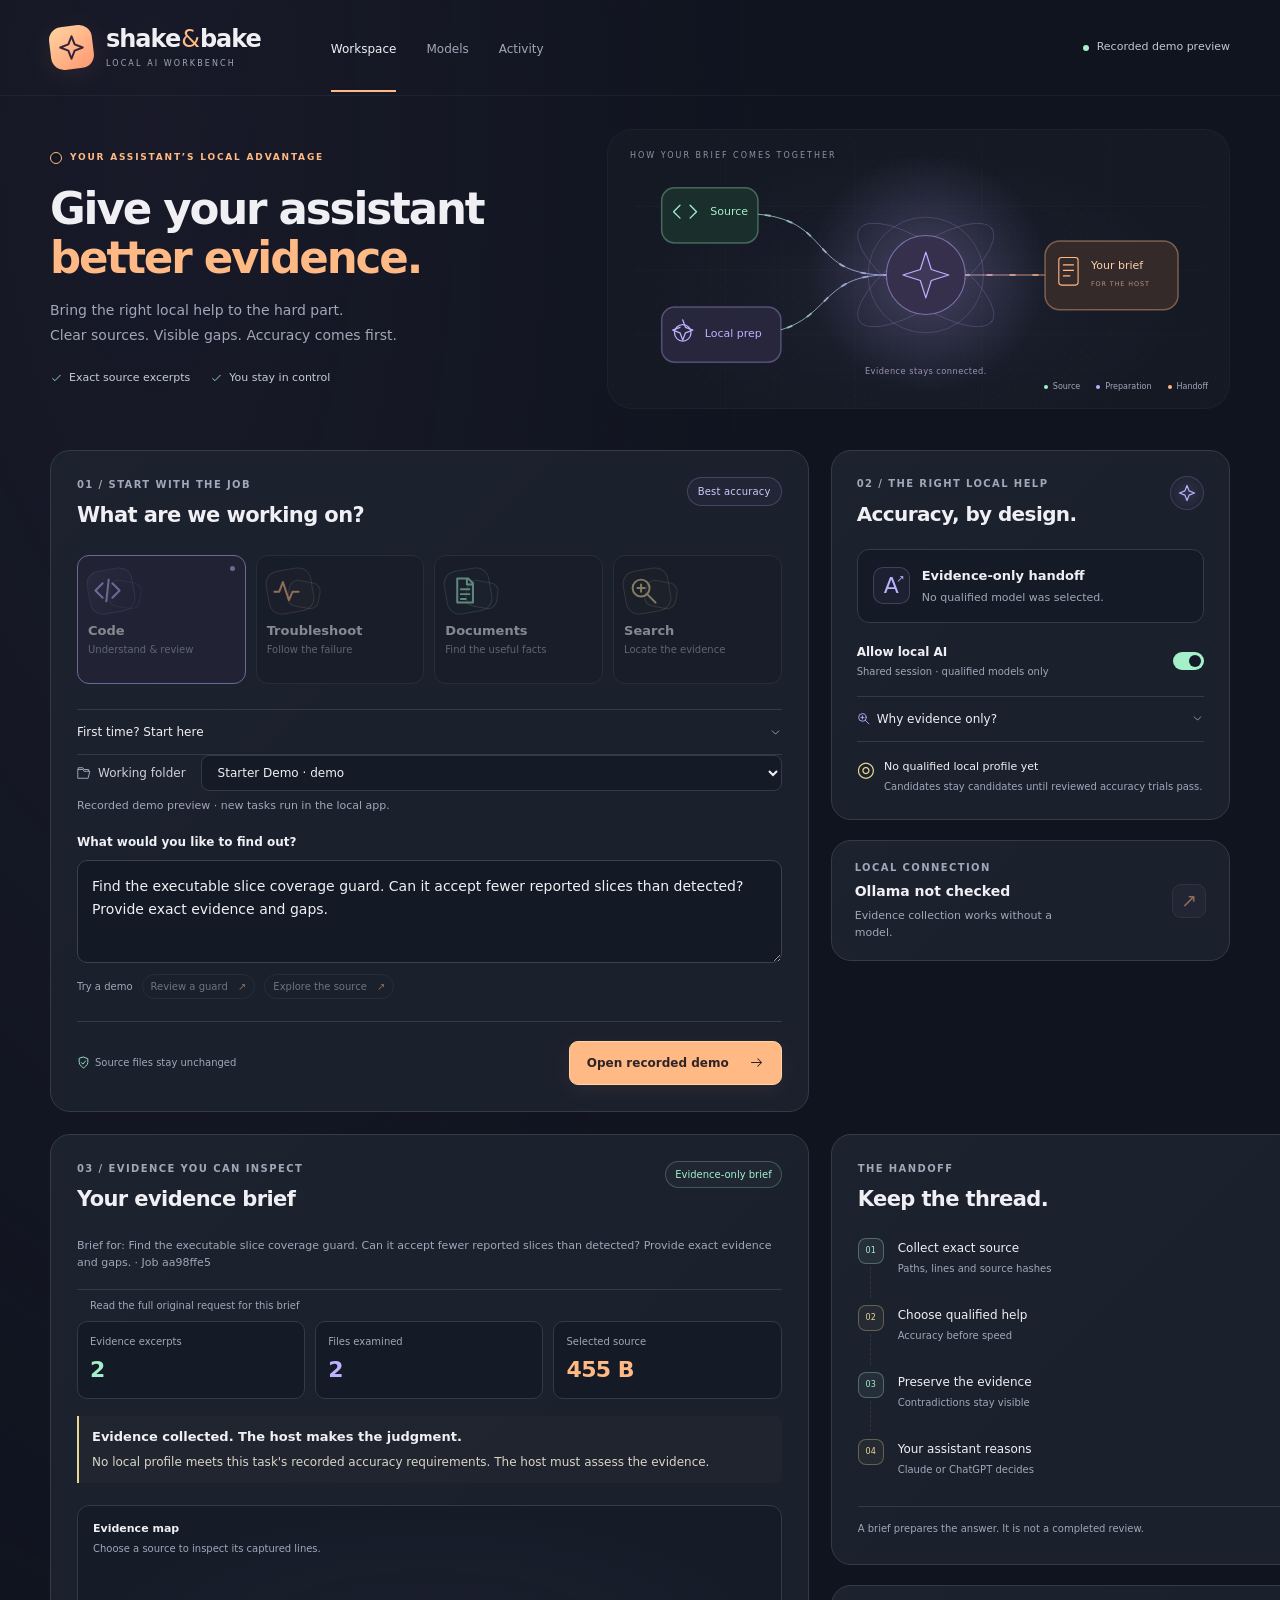
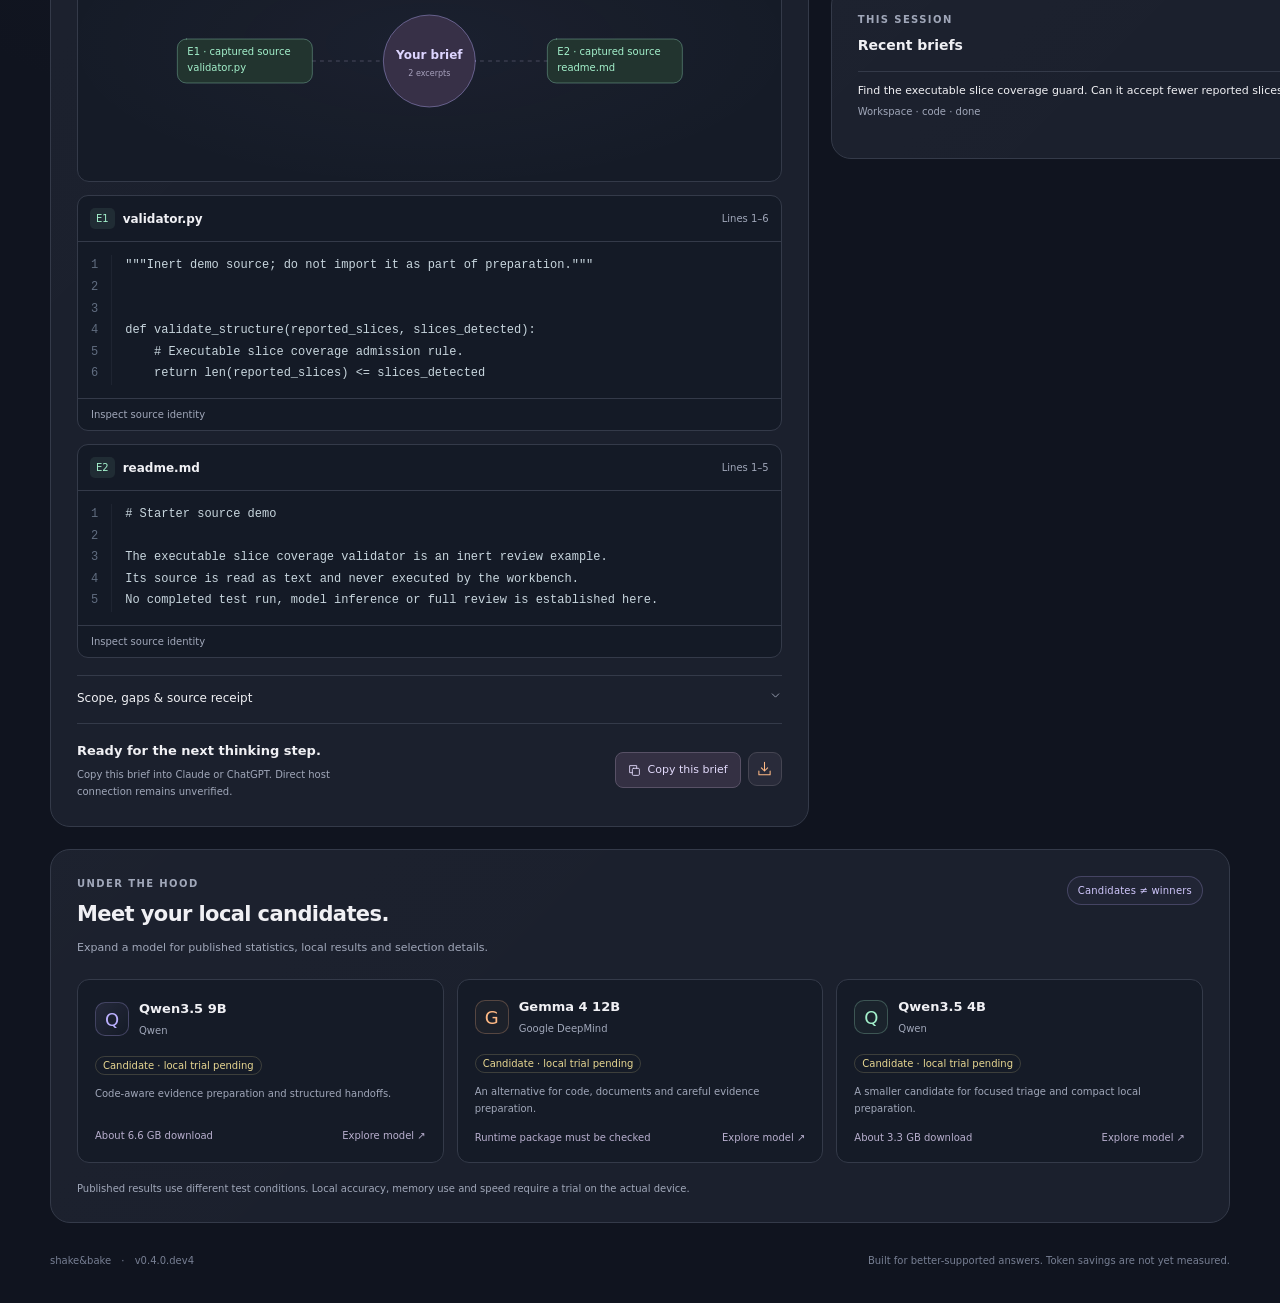
<file: examples/visual-workbench-preview.html>
<!doctype html>
<html lang="en">
<head><meta charset="utf-8"><meta name="viewport" content="width=device-width,initial-scale=1"><meta name="theme-color" content="#10141f"><title>Shake &amp; Bake — Local AI Workbench</title><style>:root{color-scheme:dark;--bg:#10141f;--panel:#1b202d;--panel-2:#212736;--line:#343a49;--text:#f0f0f4;--muted:#a0a7b9;--mint:#a3f0cb;--purple:#bcb1ff;--peach:#ffb985;--yellow:#e8d792;--radius:20px}*{box-sizing:border-box}html{scroll-behavior:smooth;scroll-padding-top:30px}body{margin:0;background:radial-gradient(ellipse at 12% 5%,#29243b55,transparent 40%),var(--bg);font-family:Inter,ui-sans-serif,system-ui,-apple-system,BlinkMacSystemFont,"Segoe UI",sans-serif;color:var(--text);font-size:14px;line-height:1.5}button,input,select,textarea{font:inherit}button,a,input,select,textarea,summary{outline-offset:5px}button:focus-visible,a:focus-visible,input:focus-visible,select:focus-visible,textarea:focus-visible,summary:focus-visible{outline:2px solid var(--mint)}button{cursor:pointer}button:disabled{cursor:wait;opacity:.5}button,a{touch-action:manipulation}svg{width:20px;height:20px;fill:none;stroke:currentColor;stroke-width:1.65;stroke-linecap:round;stroke-linejoin:round}.icon-library{position:absolute;width:0;height:0;overflow:hidden}.topbar{height:96px;max-width:1400px;margin:auto;padding:0 50px;display:flex;align-items:center;border-bottom:1px solid #ffffff0c;gap:70px}.brand{display:flex;align-items:center;gap:13px;color:var(--text);text-decoration:none;font-weight:750;font-size:24px;letter-spacing:-1px;line-height:1.1}.brand small{display:block;letter-spacing:2.1px;font-weight:500;font-size:8px;margin-top:7px;color:var(--muted)}.brand-and{font-weight:400;color:var(--peach);margin:0 1px}.brand-mark{width:43px;height:43px;background:linear-gradient(145deg,#ffd3a2,#ff986f);display:grid;place-items:center;border-radius:13px;transform:rotate(-7deg);box-shadow:0 5px 30px #ffb98518}.brand-mark svg{color:#37233d;width:27px;height:27px;transform:rotate(7deg);stroke-width:1.8}nav{display:flex;align-items:center;gap:30px}nav a{font-size:12px;color:var(--muted);text-decoration:none;padding:36px 0 32px;border-bottom:2px solid transparent}nav a.active{color:var(--text);border-color:var(--peach)}.top-status{margin-left:auto;display:flex;align-items:center;gap:8px;font-size:11px;color:#c0c8cd}.dot{width:6px;height:6px;border-radius:50%;display:inline-block}.mint{background:var(--mint)}.purple-bg{background:var(--purple)}.peach{background:var(--peach)}main{max-width:1400px;padding:0 50px;margin:auto}.hero{display:grid;grid-template-columns:1fr 1.16fr;align-items:center;gap:20px;min-height:354px;padding:30px 0 38px}.eyebrow{font-size:9px;font-weight:650;letter-spacing:1.9px;color:var(--muted);display:block}.hero .eyebrow{color:var(--peach);display:flex;align-items:center;gap:8px;font-size:9px;letter-spacing:1.8px}.small-orbit{width:12px;height:12px;border:1px solid var(--peach);border-radius:50%;box-shadow:inset 0 0 0 3px var(--bg)}h1{font-size:clamp(34px,3.4vw,49px);line-height:1.13;letter-spacing:-2.1px;font-weight:620;margin:20px 0 15px}h1 span{color:var(--peach)}.hero-copy>p{font-size:13px;line-height:1.8;color:var(--muted);margin:0}.hero-tags{display:flex;gap:20px;margin-top:22px}.hero-tags span{display:flex;align-items:center;gap:6px;font-size:10px;color:#c6ccd7}.hero-tags svg{width:13px;height:13px;color:var(--mint)}.hero-visual{height:280px;position:relative;overflow:hidden;border:1px solid #bcb1ff0c;border-radius:25px;background:radial-gradient(ellipse at 50% 60%,#7770ac17,transparent 60%),#151924;isolation:isolate}.visual-grain{position:absolute;inset:0;background-image:radial-gradient(#a0a7b926 .65px,transparent .65px);background-size:9px 9px;opacity:.5}.diagram-label{position:absolute;top:20px;left:22px;font-size:8px;letter-spacing:2px;color:#8e91a7}.flow-art{position:absolute;inset:12px 8px 0;width:calc(100% - 16px);height:calc(100% - 12px);overflow:visible;stroke:none}.fine-grid{fill:none;stroke:#a0a7b908;stroke-width:1}.flow-path{stroke:url(#flow-gradient);fill:none;stroke-width:1;opacity:.8}.moving-flow{stroke-dasharray:5 20;stroke-width:2;animation:flow 15s linear infinite}.input-node rect{fill:#1a2e2b;stroke:#a3f0cb55}.input-node path,.input-node circle{stroke:var(--mint);fill:none;stroke-width:1.4}.input-node text{fill:var(--mint);font-size:12px}.input-node.purple rect{fill:#28263c;stroke:#bcb1ff55}.input-node.purple text{fill:var(--purple)}.input-node.purple path,.input-node.purple circle{stroke:var(--purple)}.core-orbits{fill:none;stroke:#bcb1ff40;stroke-width:.8;transform-origin:318px 145px;animation:orbit 70s linear infinite}.core{fill:#36304d;stroke:#bcb1ff80;stroke-width:1.2}.core-symbol{stroke:var(--purple);fill:#bcb1ff10;stroke-width:1.3}.output-node>rect:first-child{fill:#342a2a;stroke:#ffb98565}.output-node rect:not(:first-child),.output-node path{stroke:var(--peach);fill:none;stroke-width:1.2}.output-node text{fill:#ffcfac;font-size:12px}.output-node .node-small{fill:#b39380;font-size:7px;letter-spacing:1px}.center-caption{fill:#9993b0;font-size:9px;letter-spacing:.5px}.visual-key{position:absolute;bottom:15px;right:21px;display:flex;gap:16px}.visual-key span{font-size:8px;color:var(--muted);display:flex;align-items:center;gap:5px}.visual-key i{width:4px;height:4px;border-radius:100%}.workspace-grid{display:grid;grid-template-columns:minmax(0,1.9fr) minmax(285px,1fr);gap:22px;align-items:start}.panel{background:linear-gradient(135deg,#ffffff02,transparent 50%),var(--panel);border:1px solid var(--line);border-radius:var(--radius);padding:26px}.panel-heading{display:flex;align-items:flex-start;justify-content:space-between;gap:12px;margin-bottom:23px}.panel h2{font-weight:580;letter-spacing:-.6px;font-size:21px;margin:8px 0 0}.panel h3{font-size:14px;font-weight:600;margin:0}.panel-heading>div>p{color:var(--muted);font-size:11px;margin:9px 0 0}.quiet-badge{font-size:9px;letter-spacing:.2px;border:1px solid #bcb1ff3a;color:#d0c7fc;background:#bcb1ff0a;border-radius:30px;padding:6px 10px;white-space:nowrap}.task-grid{display:grid;grid-template-columns:repeat(4,1fr);gap:10px;margin-bottom:25px}.task-card{background:#161b27;color:var(--text);border:1px solid #343a49;border-radius:12px;padding:13px 10px 12px;text-align:left;position:relative;overflow:hidden;transition:transform .2s,border-color .2s,background .2s}.task-card:hover{transform:translateY(-3px)}.task-card.selected{border-color:var(--purple);background:#29243c}.task-card.selected:after{content:"";position:absolute;top:10px;right:10px;width:5px;height:5px;background:var(--purple);border-radius:50%}.task-card strong{display:block;font-size:11px;font-weight:600;margin-top:8px}.task-card>span:last-child{display:block;font-size:8px;color:var(--muted);margin-top:3px;white-space:nowrap}.task-art{height:44px;display:block;position:relative}.task-art>svg{height:29px;width:29px;position:absolute;left:5px;top:7px;z-index:1;color:var(--purple)}.task-art i{position:absolute;left:0;top:0;width:46px;height:44px;border:1px solid #bcb1ff30;border-radius:13px;background:linear-gradient(130deg,#bcb1ff19,transparent);transform:rotate(-10deg)}.task-art b{position:absolute;width:32px;height:27px;border:1px solid #bcb1ff24;left:21px;top:12px;border-radius:9px;transform:rotate(10deg)}.troubleshoot .task-art svg{color:var(--peach)}.troubleshoot .task-art i,.troubleshoot .task-art b{border-color:#ffb98540;background:#ffb98506}.documents .task-art svg{color:var(--mint)}.documents .task-art i,.documents .task-art b{border-color:#a3f0cb40;background:#a3f0cb06}.search .task-art svg{color:var(--yellow)}.search .task-art i,.search .task-art b{border-color:#e8d79240;background:#e8d79206}.task-card.troubleshoot.selected{border-color:var(--peach);background:#352a2c}.task-card.troubleshoot.selected:after{background:var(--peach)}.task-card.documents.selected{border-color:var(--mint);background:#1e302c}.task-card.documents.selected:after{background:var(--mint)}.task-card.search.selected{border-color:var(--yellow);background:#302e25}.task-card.search.selected:after{background:var(--yellow)}.field-row{display:flex;align-items:center;gap:15px}.field-row label{font-size:10px;color:#ccd0da;display:flex;gap:7px;align-items:center;white-space:nowrap}.field-row svg{width:14px;height:14px;color:var(--muted)}select{color:var(--text);border:1px solid var(--line);border-radius:8px;background:#151b26;padding:9px 30px 9px 12px;font-size:11px;width:100%}.field-note{font-size:9px;color:var(--muted);margin:7px 0 18px;min-height:14px}.request-label{display:block;font-size:10px;font-weight:550;margin-bottom:9px}textarea{display:block;resize:vertical;min-height:103px;max-height:350px;width:100%;border:1px solid #3c4152;border-radius:10px;padding:14px;background:#131925;color:var(--text);font-size:12px;line-height:1.7}textarea::placeholder{color:#80889b}.example-row{display:flex;flex-wrap:wrap;gap:9px;align-items:center;margin:11px 0 22px;font-size:8px;color:var(--muted)}.example-row button{background:transparent;border:1px solid var(--line);border-radius:20px;color:#c2c7d4;padding:4px 8px;font-size:8px}.example-row button span{color:var(--peach);margin-left:7px}.form-footer{display:flex;align-items:center;justify-content:space-between;gap:15px;border-top:1px solid var(--line);padding-top:19px}.source-promise{display:flex;align-items:center;gap:5px;font-size:9px;color:var(--muted)}.source-promise svg{width:13px;height:13px;color:var(--mint)}.primary{display:flex;align-items:center;justify-content:center;gap:20px;background:var(--peach);color:#2e2427;font-size:11px;font-weight:700;padding:12px 17px;border:1px solid #ffd4a8;border-radius:9px;box-shadow:0 5px 22px #ffb98512;white-space:nowrap}.primary:hover{background:#ffca9f}.primary svg{height:15px;width:15px}.right-stack{display:grid;gap:20px}.model-panel{padding:25px}.model-panel .panel-heading{margin-bottom:20px}.model-panel h2{font-size:20px}.quality-orb{height:34px;width:34px;display:grid;place-items:center;flex-shrink:0;border-radius:50%;background:radial-gradient(#bcb1ff20,transparent);border:1px solid #bcb1ff30;color:var(--purple)}.quality-orb svg{height:18px;width:18px}.auto-choice{display:flex;align-items:center;gap:12px;padding:15px;background:#141a26;border:1px solid #353b4d;border-radius:12px}.auto-logo{font-weight:500;font-size:22px;color:var(--purple);width:37px;height:37px;display:grid;place-items:center;border:1px solid #bcb1ff3a;background:#bcb1ff0c;border-radius:10px;position:relative}.auto-logo span{position:absolute;font-size:10px;right:4px;top:3px}.auto-choice strong{font-size:11px}.auto-choice p{font-size:9px;margin:4px 0 0;color:var(--muted)}.mode-toggle{display:flex;justify-content:space-between;align-items:center;margin:20px 0 17px}.mode-toggle strong{font-size:10px;display:block}.mode-toggle small{display:block;color:var(--muted);font-size:8px;margin-top:3px}.switch{position:relative;display:block;width:31px;height:18px;cursor:pointer}.switch input{opacity:0;width:31px;height:18px;position:absolute;inset:0;margin:0;z-index:1;cursor:pointer}.switch>span{position:absolute;inset:0;background:#53596c;border-radius:20px;pointer-events:none}.switch>span:after{content:"";position:absolute;width:12px;height:12px;background:#151b26;border-radius:50%;left:3px;top:3px;transition:transform .2s}.switch input:checked+span{background:var(--mint)}.switch input:checked+span:after{transform:translateX(13px)}.switch input:focus-visible+span{outline:2px solid var(--mint);outline-offset:4px}details summary{cursor:pointer;list-style:none}details summary::-webkit-details-marker{display:none}.why-detail{border-top:1px solid var(--line);border-bottom:1px solid var(--line)}.why-detail summary{display:flex;align-items:center;justify-content:space-between;padding:13px 0;font-size:10px}.why-detail summary>span{display:flex;align-items:center;gap:7px}.why-detail summary>span>svg{width:13px;height:13px;color:var(--purple)}.chevron{height:13px;width:13px;color:var(--muted);transition:transform .2s}details[open]>summary>.chevron{transform:rotate(180deg)}.why-content{padding:0 0 13px;color:#c1c8d5;font-size:10px;line-height:1.8}.why-content p{margin:0 0 10px}.why-facts{border:1px solid var(--line);background:#151b26;border-radius:8px;padding:9px;display:flex;justify-content:space-between;gap:10px;font-size:9px}.why-facts strong{color:var(--yellow);font-weight:500}.micro{font-size:8px;color:var(--muted);margin:10px 0 0!important}.gate-preview{display:flex;gap:9px;margin-top:17px}.gate-symbol{font-size:21px;color:var(--yellow);line-height:1}.gate-preview strong{font-size:9px;font-weight:500;display:block}.gate-preview small{font-size:8px;color:var(--muted);display:block;margin-top:4px}.connection-panel{display:flex;align-items:center;justify-content:space-between;padding:19px 23px}.connection-panel h3{font-size:12px;margin:6px 0}.connection-panel p{font-size:9px;color:var(--muted);margin:0;max-width:220px}.icon-button{width:34px;height:34px;border-radius:9px;border:1px solid #454552;background:#292b3a;color:var(--peach);display:grid;place-items:center;flex-shrink:0;font-size:19px}.icon-button svg{height:15px;width:15px}.icon-button:hover,.secondary:hover{border-color:var(--peach)}.result-panel{min-height:380px}.status-pill{font-size:8px;border:1px solid #a0a7b935;border-radius:20px;color:var(--muted);padding:5px 9px;white-space:nowrap}.status-pill.complete{color:var(--mint);border-color:#a3f0cb40;background:#a3f0cb08}.status-pill.attention{color:var(--yellow);border-color:#e8d79240}.empty-result{text-align:center;padding:16px 0 26px}.empty-constellation{height:95px;width:150px;position:relative;margin:0 auto 9px}.empty-constellation>i{font-style:normal;font-size:38px;position:absolute;left:58px;top:20px;color:var(--purple)}.empty-constellation>span{position:absolute;width:112px;height:46px;left:20px;top:24px;border:1px solid #bcb1ff27;border-radius:50%;transform:rotate(-30deg)}.empty-constellation>span:nth-child(2){transform:rotate(30deg)}.empty-constellation>span:nth-child(3){width:80px;height:80px;left:36px;top:7px;border-color:#bcb1ff17}.empty-result h3{font-size:15px;margin:0 0 9px}.empty-result p{font-size:10px;line-height:1.8;color:var(--muted);margin:0}.empty-tag{display:inline-block;margin-top:20px;border:1px solid #353a49;border-radius:20px;font-size:8px;padding:5px 11px;color:#bac0cd}.job-progress{display:flex;align-items:center;gap:13px;padding:16px;background:#bcb1ff0a;border:1px solid #bcb1ff35;border-radius:11px;margin-bottom:15px}.job-progress strong{display:block;font-size:11px}.job-progress small{font-size:9px;color:var(--muted)}.spinner{height:21px;width:21px;flex-shrink:0;border:2px solid #bcb1ff30;border-top-color:var(--purple);border-radius:50%;animation:orbit 1s linear infinite}.text-button{margin-left:auto;border:0;background:transparent;color:var(--peach);font-size:10px;white-space:nowrap}.result-metrics{display:grid;grid-template-columns:repeat(3,1fr);gap:10px}.result-metrics>div{padding:12px;background:#141a26;border:1px solid var(--line);border-radius:10px}.result-metrics span{font-size:8px;color:var(--muted);display:block}.result-metrics strong{display:block;font-size:22px;font-weight:550;color:var(--mint);margin-top:4px;letter-spacing:-.6px}.result-metrics>div:nth-child(2) strong{color:var(--purple)}.result-metrics>div:nth-child(3) strong{color:var(--peach)}.result-note{border-left:2px solid var(--yellow);padding:9px 13px;background:#e8d79206;margin-top:17px;border-radius:0 8px 8px 0;font-size:10px;line-height:1.8;color:#d9d5c7}.result-note strong{display:block;color:var(--text);font-size:11px;margin-bottom:4px}.evidence-visual{margin-top:22px;border:1px solid var(--line);border-radius:12px;padding:15px;background:radial-gradient(ellipse at center,#bcb1ff09,transparent 75%),#151b27}.evidence-visual h3{font-size:11px}.evidence-visual p{font-size:8px;color:var(--muted);margin:4px 0 0}#evidence-map{width:100%;height:auto;max-height:210px;display:block;stroke:none}.map-link{stroke:#85829e70;stroke-width:1;fill:none;stroke-dasharray:3 5}.map-center{fill:#373047;stroke:#bcb1ff66;stroke-width:1}.map-label{fill:#ddd5ff;font-size:12px;font-weight:550}.map-small{fill:#a7a1bd;font-size:8px}.map-source{cursor:pointer;outline-offset:-1px}.map-source rect{fill:#22342f;stroke:#a3f0cb55;stroke-width:1}.map-source text{fill:var(--mint);font-size:10px}.map-source:focus rect,.map-source:hover rect{stroke:var(--mint);stroke-width:2}.evidence-card{border:1px solid var(--line);border-radius:11px;margin-top:13px;overflow:hidden;background:#141a26}.evidence-card.highlight{border-color:var(--mint)}.evidence-header{display:flex;align-items:center;gap:8px;padding:12px;border-bottom:1px solid var(--line)}.evidence-id{font-size:8px;padding:3px 6px;background:#a3f0cb15;color:var(--mint);border-radius:5px;flex-shrink:0}.evidence-path{font-size:10px;overflow-wrap:anywhere;flex:1}.evidence-range{font-size:8px;color:var(--muted);white-space:nowrap}.source-code{display:flex;overflow:auto;padding:13px 0}.source-gutter,.source-text{font-family:ui-monospace,SFMono-Regular,Consolas,monospace;font-size:10px;line-height:1.8;margin:0;white-space:pre}.source-gutter{padding:0 13px;color:#616d80;text-align:right;user-select:none;border-right:1px solid #343a4955}.source-text{padding:0 13px;color:#c8d6de;min-width:0}.hash-detail{padding:8px 13px;border-top:1px solid var(--line);font-size:8px;color:var(--muted)}.hash-detail code{display:block;font-size:8px;overflow-wrap:anywhere;margin:8px 0;color:var(--mint)}.scope-detail{margin-top:17px;padding:13px 0;border-top:1px solid var(--line);font-size:10px}.scope-detail summary{display:flex;justify-content:space-between}.scope-detail p{font-size:9px;color:var(--muted);line-height:1.8}.scope-detail code{overflow-wrap:anywhere;color:#c3b9f2;font-size:8px}.handoff{border-top:1px solid var(--line);padding-top:16px;display:flex;align-items:center;gap:15px;justify-content:space-between;margin-top:3px}.handoff strong{font-size:11px}.handoff p{font-size:8px;color:var(--muted);max-width:270px;margin:5px 0 0;line-height:1.7}.handoff-actions{display:flex;gap:7px;flex-shrink:0}.secondary{display:flex;align-items:center;justify-content:center;gap:7px;padding:9px 12px;border:1px solid #585166;background:#343043;color:#e1d9fa;border-radius:8px;font-size:9px}.secondary svg{width:13px;height:13px}.route-panel h2{margin-bottom:23px}.route-steps{list-style:none;padding:0;margin:0}.route-steps li{display:flex;gap:14px;position:relative;min-height:67px}.route-steps li:not(:last-child):before{content:"";position:absolute;left:12px;top:29px;height:31px;border-left:1px dashed #6c658044}.route-steps li>span{height:26px;width:26px;flex-shrink:0;border:1px solid #4d475d;background:#bcb1ff09;border-radius:8px;display:grid;place-items:center;font-size:8px;color:#ada0d1}.route-steps strong{font-size:10px;font-weight:500;display:block;margin-top:1px}.route-steps small{color:var(--muted);font-size:8px;display:block;margin-top:4px}.route-steps li.done>span{background:#a3f0cb12;color:var(--mint);border-color:#a3f0cb50}.route-steps li.attention>span{background:#e8d7920d;color:var(--yellow);border-color:#e8d79250}.route-steps li.preparing>span{animation:soft-pulse 2s ease-in-out infinite}.route-footnote{font-size:8px;color:var(--muted);line-height:1.8;border-top:1px solid var(--line);padding-top:13px;margin:0}.activity-panel h3{font-size:14px;margin:8px 0 15px}.muted{font-size:9px;color:var(--muted)}.recent-button{display:block;width:100%;text-align:left;color:var(--text);background:transparent;border:0;border-top:1px solid var(--line);padding:11px 0}.recent-button strong{font-size:9px;font-weight:500;display:block;overflow:hidden;white-space:nowrap;text-overflow:ellipsis}.recent-button small{color:var(--muted);font-size:8px}.models-panel{grid-column:1/-1}.model-cards{display:grid;grid-template-columns:repeat(3,1fr);gap:13px}.model-card{background:#151b27;border:1px solid var(--line);border-radius:12px;padding:17px;color:var(--text);text-align:left;transition:border-color .2s,transform .2s}.model-card:hover{border-color:#bcb1ff80;transform:translateY(-2px)}.model-card-header{display:flex;align-items:center;gap:10px;margin-bottom:14px}.model-avatar{width:34px;height:34px;border:1px solid #bcb1ff40;border-radius:10px;display:grid;place-items:center;color:var(--purple);background:linear-gradient(135deg,#bcb1ff18,transparent);font-size:18px}.model-card:nth-child(2) .model-avatar{color:var(--peach);border-color:#ffb98540;background:#ffb98509}.model-card:nth-child(3) .model-avatar{color:var(--mint);border-color:#a3f0cb40;background:#a3f0cb09}.model-card-header strong{font-size:11px;font-weight:550;display:block}.model-card-header small{font-size:8px;color:var(--muted)}.model-card .candidate-badge{font-size:8px;color:var(--yellow);border:1px solid #e8d79230;padding:3px 7px;border-radius:20px}.model-card>p{font-size:9px;color:var(--muted);line-height:1.7;min-height:30px}.model-card-footer{display:flex;justify-content:space-between;font-size:8px;color:#b8afce;margin-top:13px}.models-footnote{font-size:8px;color:var(--muted);margin:18px 0 0}.page-footer{display:flex;justify-content:space-between;gap:20px;color:#777f93;font-size:8px;padding:30px 0 35px}.page-footer i{font-style:normal;margin:0 7px}dialog{border:1px solid #534965;background:#1c2130;color:var(--text);border-radius:20px;box-shadow:0 30px 120px #0009;padding:30px;width:min(600px,calc(100% - 30px));max-height:85vh;overflow:auto}dialog::backdrop{background:#080d18bb;backdrop-filter:blur(5px)}.dialog-close{position:absolute;top:14px;right:18px;font-size:25px;background:transparent;border:0;color:var(--muted)}.model-dialog h2{font-size:28px;margin:15px 0 3px;letter-spacing:-.7px}.model-dialog .tag{font-size:11px;color:var(--purple);overflow-wrap:anywhere}.model-dialog p{font-size:12px;color:#b7c0cf;line-height:1.9}.model-dialog h3{font-size:12px;color:var(--peach);margin:27px 0 11px}.model-dialog table{width:100%;border-collapse:collapse;font-size:11px}.model-dialog td,.model-dialog th{border-bottom:1px solid var(--line);padding:11px 4px;text-align:left}.model-dialog th{font-size:9px;color:var(--muted);font-weight:500}.model-dialog td:last-child{color:var(--mint);text-align:right}.model-dialog a{color:var(--purple);font-size:10px}.model-dialog details{border:1px solid var(--line);border-radius:10px;padding:13px;margin-top:20px}.model-dialog summary{font-size:11px}.model-dialog .local-pending{border-left:2px solid var(--yellow);padding:11px 15px;background:#e8d79207}.copy-dialog textarea{height:300px;margin:15px 0}.toast{position:fixed;bottom:25px;left:50%;transform:translateX(-50%);padding:12px 20px;background:#d7f5e7;color:#1b302a;border-radius:10px;border:1px solid var(--mint);box-shadow:0 10px 45px #0006;font-size:12px;z-index:20;max-width:calc(100% - 30px)}.error-message{font-size:11px;color:#ffc1ad;margin-top:15px;padding:12px;background:#ff92750c;border:1px solid #ff927540;border-radius:9px}[hidden]{display:none!important}@keyframes flow{to{stroke-dashoffset:-200}}@keyframes orbit{to{transform:rotate(360deg)}}@keyframes soft-pulse{50%{border-color:var(--purple);box-shadow:0 0 20px #bcb1ff30}}@media(min-width:1550px){.topbar,main{max-width:1450px}.hero{min-height:380px}.hero-visual{height:300px}}@media(max-width:1080px){main{padding:0 25px}.topbar{padding:0 25px;gap:40px}.workspace-grid{grid-template-columns:minmax(0,1.65fr) minmax(275px,1fr);gap:17px}.panel{padding:21px}.task-grid{gap:7px}.task-card{padding:10px 8px}.task-card>span:last-child{font-size:7px}.task-card strong{font-size:10px}.hero-tags{gap:12px}.hero h1{font-size:39px}.hero-visual{height:260px}.source-promise{max-width:130px}.form-footer{gap:8px}.primary{padding:11px 12px;gap:12px}.top-status{font-size:9px}.models-panel{padding:23px}}@media(max-width:830px){.hero{grid-template-columns:1fr 1fr;min-height:320px}.hero h1{font-size:33px;letter-spacing:-1.5px}.hero-visual{height:235px}.hero .eyebrow{font-size:7px}.hero-tags{flex-direction:column;gap:7px}.hero-copy>p{font-size:11px}.workspace-grid{grid-template-columns:1fr}.right-stack{grid-template-columns:1fr 1fr;gap:17px}.connection-panel{align-self:stretch;align-items:flex-start;position:relative}.connection-panel .icon-button{position:absolute;right:20px;bottom:20px}.route-panel{height:100%}.model-panel{grid-column:auto}.model-cards{grid-template-columns:repeat(3,1fr)}.task-card>span:last-child{font-size:9px}.task-card strong{font-size:12px}.task-art{height:48px}.source-promise{max-width:none}.top-status{display:none}.topbar{height:83px}nav{margin-left:auto}.hero-tags span{font-size:9px}.page-footer{flex-direction:column;gap:7px}}@media(max-width:570px){main{padding:0 17px}.topbar{padding:0 17px;height:80px}.brand{font-size:21px}.brand-mark{height:36px;width:36px;border-radius:11px}.brand small{font-size:6px;letter-spacing:1.7px}.brand-mark svg{height:23px;width:23px}nav{gap:15px}nav a{font-size:10px;padding:29px 0 25px}nav a:last-child{display:none}.hero{grid-template-columns:1fr;gap:25px;padding:32px 0;min-height:0}.hero h1{font-size:40px}.hero .eyebrow{font-size:8px}.hero-copy>p{font-size:12px}.hero-tags{flex-direction:row;gap:20px;margin-top:18px}.hero-visual{height:230px}.workspace-grid{gap:16px}.panel{padding:19px;border-radius:16px}.panel h2{font-size:20px}.task-grid{grid-template-columns:repeat(2,1fr);gap:10px}.task-card{padding:13px;display:grid;grid-template-columns:48px 1fr;grid-template-rows:25px 20px;gap:0 10px;align-items:center}.task-art{grid-row:1/3;width:48px;height:46px}.task-card strong{margin:0;font-size:11px;align-self:end}.task-card>span:last-child{font-size:8px;align-self:start;margin-top:4px}.task-art b{width:25px}.task-card.selected:after{top:7px;right:7px;width:4px;height:4px}.field-row{gap:12px}.field-row label{font-size:9px}.form-footer{align-items:center}.source-promise{font-size:8px;max-width:130px}.primary{font-size:10px;padding:12px;gap:9px}.right-stack{grid-template-columns:1fr}.connection-panel{min-height:110px}.model-cards{grid-template-columns:1fr}.model-card>p{min-height:0}.models-panel .panel-heading{flex-wrap:wrap}.quiet-badge{font-size:8px;padding:5px 8px}.model-card{padding:17px}.model-card-header{margin-bottom:10px}.model-card-header strong{font-size:13px}.model-card-header small,.model-card-footer,.model-card>p{font-size:10px}.result-metrics{gap:7px}.result-metrics>div{padding:10px}.result-metrics span{font-size:7px}.result-metrics strong{font-size:20px}.handoff{flex-direction:column;align-items:flex-start}.handoff p{max-width:none}.handoff-actions{width:100%}.handoff-actions .secondary{flex:1}.job-progress{flex-wrap:wrap;padding:12px;gap:10px}.job-progress small{font-size:8px}.job-progress strong{font-size:10px}.text-button{margin-left:31px}.evidence-range{font-size:7px}.evidence-path{font-size:9px}.panel-heading{gap:8px}.status-pill{font-size:7px;padding:5px 7px}.eyebrow{font-size:8px}.page-footer{font-size:8px}}@media(prefers-reduced-motion:reduce){*,*:before,*:after{animation:none!important;transition:none!important;scroll-behavior:auto!important}}

/* Readable workbench controls across desktop and compact layouts. */
.eyebrow{font-size:10px;letter-spacing:1.4px}.quiet-badge,.status-pill{font-size:10px}
.hero-copy>p{font-size:14px}.hero-tags span{font-size:11px}.top-status{font-size:11px}
.task-card strong{font-size:13px}.task-card>span:last-child{font-size:10px;white-space:normal;min-height:28px;line-height:1.4}
.field-row label,.request-label{font-size:12px}.field-note{font-size:11px}.example-row,.example-row button{font-size:10px}
textarea{font-size:14px}select{font-size:12px}.source-promise{font-size:10px}.primary{font-size:12px}
.auto-choice strong{font-size:13px}.auto-choice p{font-size:11px}.mode-toggle strong{font-size:12px}.mode-toggle small{font-size:10px}
.why-detail summary,.why-content{font-size:12px}.why-facts{font-size:10px}.gate-preview strong{font-size:11px}.gate-preview small{font-size:10px}
.connection-panel h3{font-size:14px}.connection-panel p{font-size:11px}.route-steps strong{font-size:12px}.route-steps small{font-size:10px}.route-footnote{font-size:10px}
.result-metrics span{font-size:10px}.result-note{font-size:12px}.result-note strong{font-size:13px}.evidence-visual p{font-size:10px}
.evidence-path{font-size:12px}.evidence-range,.evidence-id{font-size:10px}.source-gutter,.source-text{font-size:12px}.hash-detail,.hash-detail code{font-size:10px}
.scope-detail{font-size:12px}.scope-detail p{font-size:11px}.scope-detail code{font-size:10px}.handoff strong{font-size:13px}.handoff p{font-size:10px}.secondary{font-size:11px}
.recent-button strong{font-size:11px}.recent-button small,.muted{font-size:10px}.model-card-header strong{font-size:13px}.model-card-header small,.model-card>p,.model-card-footer,.model-card .candidate-badge{font-size:10px}
.models-footnote,.page-footer,.micro{font-size:10px}.model-dialog table,.model-dialog a{font-size:12px}.model-dialog th{font-size:11px}
@media(max-width:570px){.task-card{min-height:84px;grid-template-rows:auto auto}.task-card strong{font-size:12px}.task-card>span:last-child{font-size:10px;min-height:0}.task-art{align-self:center}.panel-heading{flex-wrap:wrap}.source-promise{max-width:125px}.hero-copy>p{font-size:13px}}
</style></head>
<body>
<svg class="icon-library" aria-hidden="true"><defs>
<symbol id="i-code" viewBox="0 0 24 24"><path d="m8 6-6 6 6 6m8-12 6 6-6 6m-3-15-2 18"/></symbol>
<symbol id="i-spark" viewBox="0 0 24 24"><path d="m12 2 2.8 7.2L22 12l-7.2 2.8L12 22l-2.8-7.2L2 12l7.2-2.8Z"/></symbol>
<symbol id="i-trouble" viewBox="0 0 24 24"><path d="M2 13h4l3-8 5 15 3-7h5"/></symbol>
<symbol id="i-doc" viewBox="0 0 24 24"><path d="M6 2h9l4 4v16H6ZM14 2v5h5M9 11h7m-7 4h7m-7 4h4"/></symbol>
<symbol id="i-search" viewBox="0 0 24 24"><circle cx="10" cy="10" r="7"/><path d="m15 15 7 7M7 10h6m-3-3v6"/></symbol>
<symbol id="i-arrow" viewBox="0 0 24 24"><path d="M4 12h16m-6-6 6 6-6 6"/></symbol>
<symbol id="i-check" viewBox="0 0 24 24"><path d="m5 12 4 4L19 6"/></symbol>
<symbol id="i-chevron" viewBox="0 0 24 24"><path d="m6 9 6 6 6-6"/></symbol>
<symbol id="i-copy" viewBox="0 0 24 24"><rect x="8" y="8" width="13" height="13" rx="2"/><path d="M16 8V3H3v13h5"/></symbol>
<symbol id="i-download" viewBox="0 0 24 24"><path d="M12 2v14m-5-5 5 5 5-5M3 16v6h18v-6"/></symbol>
<symbol id="i-folder" viewBox="0 0 24 24"><path d="M2 6h8l2 3h10l-3 12H2ZM2 6V3h8l2 3h8v3"/></symbol>
<symbol id="i-shield" viewBox="0 0 24 24"><path d="m12 2 8 3v7c0 5-8 10-8 10S4 17 4 12V5Z"/><path d="m8 12 3 3 5-6"/></symbol>
</defs></svg>
<header class="topbar"><a class="brand" href="#top" aria-label="Shake and Bake home"><span class="brand-mark"><svg><use href="#i-spark"/></svg></span><span>shake<span class="brand-and">&amp;</span>bake<small>LOCAL AI WORKBENCH</small></span></a><nav aria-label="Workspace"><a href="#compose" class="active">Workspace</a><a href="#models">Models</a><a href="#activity">Activity</a></nav><span class="top-status"><span class="dot mint"></span>Read-only source access</span></header>
<main id="top">
<section class="hero" aria-labelledby="hero-title"><div class="hero-copy"><div class="eyebrow"><span class="small-orbit"></span> YOUR ASSISTANT’S LOCAL ADVANTAGE</div><h1 id="hero-title">Give your assistant<br><span>better evidence.</span></h1><p>Bring the right local help to the hard part.<br>Clear sources. Visible gaps. Accuracy comes first.</p><div class="hero-tags"><span><svg><use href="#i-check"/></svg>Exact source excerpts</span><span><svg><use href="#i-check"/></svg>You stay in control</span></div></div>
<div class="hero-visual" aria-label="Workflow overview: source evidence and local preparation feed a brief for your assistant"><div class="visual-grain"></div><span class="diagram-label">HOW YOUR BRIEF COMES TOGETHER</span>
<svg class="flow-art" viewBox="0 0 620 290" aria-hidden="true"><defs><linearGradient id="flow-gradient"><stop stop-color="#a3f0cb"/><stop offset=".5" stop-color="#bbb2ff"/><stop offset="1" stop-color="#ffb985"/></linearGradient><radialGradient id="orb-glow"><stop stop-color="#bcaaff" stop-opacity=".25"/><stop offset="1" stop-color="#bcaaff" stop-opacity="0"/></radialGradient></defs><circle cx="320" cy="142" r="130" fill="url(#orb-glow)"/><g class="fine-grid"><path d="M0 70h620M0 140h620M0 210h620M100 0v290M240 0v290M380 0v290M520 0v290"/></g><g class="flow-path"><path d="M118 78C220 78 185 145 275 145M118 210c100 0 75-65 157-65M360 145h90"/><path class="moving-flow" d="M118 78C220 78 185 145 275 145M118 210c100 0 75-65 157-65M360 145h90"/></g><g class="input-node"><rect x="30" y="50" width="105" height="60" rx="14"/><path d="m50 69-7 7 7 7m11-14 7 7-7 7"/><text x="83" y="80">Source</text></g><g class="input-node purple"><rect x="30" y="180" width="130" height="60" rx="14"/><circle cx="53" cy="208" r="9"/><path d="m53 194 3 8 8 3-8 3-3 8-3-8-8-3 8-3"/><text x="77" y="213">Local prep</text></g><g class="core-orbits"><circle cx="318" cy="145" r="63"/><ellipse cx="318" cy="145" rx="88" ry="31" transform="rotate(-35 318 145)"/><ellipse cx="318" cy="145" rx="88" ry="31" transform="rotate(35 318 145)"/></g><circle class="core" cx="318" cy="145" r="43"/><path class="core-symbol" d="m318 120 6 19 19 6-19 6-6 19-6-19-19-6 19-6Z"/><g class="output-node"><rect x="448" y="108" width="145" height="75" rx="16"/><rect x="463" y="126" width="21" height="30" rx="3"/><path d="M468 134h11m-11 6h11m-11 6h7"/><text x="498" y="139">Your brief</text><text class="node-small" x="498" y="157">FOR THE HOST</text></g><text class="center-caption" x="318" y="253" text-anchor="middle">Evidence stays connected.</text></svg>
<div class="visual-key"><span><i class="mint"></i>Source</span><span><i class="purple-bg"></i>Preparation</span><span><i class="peach"></i>Handoff</span></div></div></section>
<div class="workspace-grid">
<section id="compose" class="panel composer"><div class="panel-heading"><div><span class="eyebrow">01 / START WITH THE JOB</span><h2>What are we working on?</h2></div><span class="quiet-badge">Best accuracy</span></div>
<div class="task-grid" role="radiogroup" aria-label="Task type"><button class="task-card code selected" data-kind="code" role="radio" aria-checked="true"><span class="task-art"><svg><use href="#i-code"/></svg><i></i><b></b></span><strong>Code</strong><span>Understand &amp; review</span></button><button class="task-card troubleshoot" data-kind="troubleshoot" role="radio" aria-checked="false"><span class="task-art"><svg><use href="#i-trouble"/></svg><i></i><b></b></span><strong>Troubleshoot</strong><span>Follow the failure</span></button><button class="task-card documents" data-kind="documents" role="radio" aria-checked="false"><span class="task-art"><svg><use href="#i-doc"/></svg><i></i><b></b></span><strong>Documents</strong><span>Find the useful facts</span></button><button class="task-card search" data-kind="search" role="radio" aria-checked="false"><span class="task-art"><svg><use href="#i-search"/></svg><i></i><b></b></span><strong>Search</strong><span>Locate the evidence</span></button></div>
<details class="why-detail"><summary><span>First time? Start here</span><svg class="chevron"><use href="#i-chevron"/></svg></summary><div class="why-content"><ol><li>Try the starter demo to see exact evidence without installing a model.</li><li>Choose an approved working folder. Additional folders are configured when this workbench starts.</li><li>Check Ollama when ready. Automatic selection uses qualified profiles; evidence-only preparation stays available.</li><li>Review the brief and its gaps, then copy it into your assistant for the final judgment.</li></ol><p class="micro">History and the local-AI choice last for this service session. Question drafts are saved in this browser.</p></div></details>
<form id="task-form"><div class="field-row"><label for="project"><svg><use href="#i-folder"/></svg>Working folder</label><select id="project" name="project_id" required><option>Loading projects…</option></select></div><p id="project-note" class="field-note"></p><label class="request-label" for="task">What would you like to find out?</label><textarea id="task" name="task" maxlength="16384" required placeholder="For example: Find the coverage check and show what it actually allows."></textarea><div class="example-row"><span>Try a demo</span><button type="button" data-example="coverage">Review a guard <span>↗</span></button><button type="button" data-example="tour">Explore the source <span>↗</span></button></div><div class="form-footer"><span class="source-promise"><svg><use href="#i-shield"/></svg>Source files stay unchanged</span><button id="prepare" class="primary" type="submit">Prepare my brief <svg><use href="#i-arrow"/></svg></button></div></form><div id="form-error" class="error-message" role="alert" hidden></div>
</section>
<aside class="right-stack"><section class="panel model-panel"><div class="panel-heading"><div><span class="eyebrow">02 / THE RIGHT LOCAL HELP</span><h2>Accuracy, by design.</h2></div><span class="quality-orb"><svg><use href="#i-spark"/></svg></span></div><div class="auto-choice"><span class="auto-logo">A<span>↗</span></span><div><strong id="choice-title">Automatic selection</strong><p id="choice-subtitle">Only reviewed profiles qualify.</p></div></div><div class="mode-toggle"><div><strong>Allow local AI</strong><small>Shared session · qualified models only</small></div><label class="switch"><input id="local-ai" type="checkbox" checked aria-label="Allow qualified local AI"><span></span></label></div><details class="why-detail" id="why-detail"><summary><span><svg><use href="#i-search"/></svg><span id="why-label">Why this model?</span></span><svg class="chevron"><use href="#i-chevron"/></svg></summary><div class="why-content"><p id="why-text">A model is chosen by its recorded accuracy for your task. Published benchmarks help select candidates; they do not qualify a model on this device.</p><div id="why-facts" class="why-facts"><span>Qualification</span><strong>Not run here</strong></div><p class="micro">No confidence score is treated as proof.</p></div></details><div class="gate-preview"><span class="gate-symbol">◎</span><div><strong id="profile-count">Checking profile records…</strong><small id="profile-caption">Recorded results and live availability are separate checks.</small></div></div></section>
<section class="panel connection-panel"><div><span class="eyebrow">LOCAL CONNECTION</span><h3 id="connection-title">Ollama not checked</h3><p id="connection-caption">Evidence collection works without a model.</p></div><button id="check-ollama" class="icon-button" aria-label="Check local Ollama connection">↗</button></section></aside>
<section id="brief-section" class="panel result-panel"><div class="panel-heading"><div><span class="eyebrow">03 / EVIDENCE YOU CAN INSPECT</span><h2>Your evidence brief</h2></div><span id="result-state" class="status-pill">Ready when you are</span></div><p id="result-request" class="field-note">A completed brief will show its original request and job identity here.</p>
<div id="job-progress" class="job-progress" hidden><span class="spinner"></span><div><strong>Preparing your source handoff</strong><small>Collecting evidence and checking the model policy.</small></div><button id="cancel-job" class="text-button">Cancel job</button></div>
<div id="empty-result" class="empty-result"><div class="empty-constellation"><span></span><span></span><span></span><i>✧</i></div><h3>The useful parts, with the proof.</h3><p>Run a task to see exact excerpts, connected sources,<br>model reasoning and anything still unknown.</p><span class="empty-tag">No invented results. No hidden gaps.</span></div>
<div id="result-content" hidden><details class="hash-detail"><summary>Read the full original request for this brief</summary><pre id="full-request"></pre></details><div class="result-metrics"><div><span>Evidence excerpts</span><strong id="metric-evidence">—</strong></div><div><span>Files examined</span><strong id="metric-files">—</strong></div><div><span>Selected source</span><strong id="metric-bytes">—</strong></div></div><div class="result-note" id="result-note"></div><div class="evidence-visual"><div><h3>Evidence map</h3><p>Choose a source to inspect its captured lines.</p></div><svg id="evidence-map" viewBox="0 0 560 210" role="group" aria-label="Collected evidence sources"></svg></div><div id="evidence-list"></div><details class="scope-detail"><summary>Scope, gaps &amp; source receipt <svg class="chevron"><use href="#i-chevron"/></svg></summary><div id="scope-content"></div></details><div class="handoff"><div><strong>Ready for the next thinking step.</strong><p>Copy this brief into Claude or ChatGPT. Direct host connection remains unverified.</p></div><div class="handoff-actions"><button id="copy-brief" class="secondary"><svg><use href="#i-copy"/></svg>Copy this brief</button><button id="download-brief" class="icon-button" aria-label="Download evidence receipt"><svg><use href="#i-download"/></svg></button></div></div></div></section>
<aside class="right-stack"><section class="panel route-panel"><span class="eyebrow">THE HANDOFF</span><h2>Keep the thread.</h2><ol class="route-steps"><li id="step-source"><span>01</span><div><strong>Collect exact source</strong><small>Paths, lines and source hashes</small></div></li><li id="step-model"><span>02</span><div><strong>Choose qualified help</strong><small>Accuracy before speed</small></div></li><li id="step-evidence"><span>03</span><div><strong>Preserve the evidence</strong><small>Contradictions stay visible</small></div></li><li id="step-host"><span>04</span><div><strong>Your assistant reasons</strong><small>Claude or ChatGPT decides</small></div></li></ol><p class="route-footnote">A brief prepares the answer. It is not a completed review.</p></section><section id="activity" class="panel activity-panel"><span class="eyebrow">THIS SESSION</span><h3>Recent briefs</h3><div id="recent-list"><p class="muted">Your first brief starts here.</p></div></section></aside>
<section id="models" class="panel models-panel"><div class="panel-heading"><div><span class="eyebrow">UNDER THE HOOD</span><h2>Meet your local candidates.</h2><p>Expand a model for published statistics, local results and selection details.</p></div><span class="quiet-badge">Candidates ≠ winners</span></div><div id="model-cards" class="model-cards"></div><p class="models-footnote">Published results use different test conditions. Local accuracy, memory use and speed require a trial on the actual device.</p></section>
</div><footer class="page-footer"><span>shake&amp;bake <i>·</i> <span id="version">Development workbench</span></span><span>Built for better-supported answers. Token savings are not yet measured.</span></footer></main>
<dialog id="model-dialog" class="model-dialog"><button id="close-model" class="dialog-close" aria-label="Close model details">×</button><div id="model-dialog-content"></div></dialog>
<dialog id="copy-dialog" class="copy-dialog"><h2>Your handoff</h2><p>Select and copy the text below.</p><textarea id="copy-text" readonly aria-label="Brief text"></textarea><button id="close-copy" class="secondary">Done</button></dialog>
<div id="toast" class="toast" role="status" aria-live="polite" hidden></div>
<script>window.__SB_RECORDED_PREVIEW__={"preview_type": "recorded_demo", "actual_model_inference": false, "state": {"version": "0.4.0.dev4", "projects": [{"id": "starter-demo", "label": "Starter Demo", "path": "Bundled inert demo source", "demo": true}], "local_ai_enabled": true, "policy": {"enabled": true, "profiles": [{"id": "qwen-code-candidate", "model": "qwen3.5:9b-q4_K_M", "task_kind": "code", "status": "candidate", "reason": "not_qualified", "evaluation": null}, {"id": "gemma-code-candidate", "model": "gemma4:12b", "task_kind": "code", "status": "candidate", "reason": "not_qualified", "evaluation": null}, {"id": "qwen-triage-candidate", "model": "qwen3.5:4b-q4_K_M", "task_kind": "troubleshoot", "status": "candidate", "reason": "not_qualified", "evaluation": null}], "error": null}, "recent": [{"project_id": "starter-demo", "task_kind": "code", "task": "Find the executable slice coverage guard. Can it accept fewer reported slices than detected? Provide exact evidence and gaps.", "created": 1793838075.6252081, "entry_point": "workspace", "task_id": "aa98ffe5d76a4b54aff1be47543ba6ce", "state": "DONE"}], "inventory": {"state": "not_checked", "models": []}, "catalog": {"models": [{"tag": "qwen3.5:9b-q4_K_M", "title": "Qwen3.5 9B", "publisher": "Qwen", "initial": "Q", "role": "Code-aware evidence preparation and structured handoffs.", "reason": "Its published coding and instruction-following results make it a useful reference candidate. The local trial must still establish whether it preserves the facts our host needs.", "download": "About 6.6 GB download", "checked": "2026-11-04", "stats": [{"name": "LiveCodeBench v6", "value": "65.6"}, {"name": "IFEval", "value": "91.5"}, {"name": "BFCL-V4", "value": "66.1"}], "source": "https://huggingface.co/Qwen/Qwen3.5-9B", "limits": "Q4_K_M is a quantized tag. Author results do not certify this quantization, its memory headroom or its thinking settings. Recorded task qualification is pending."}, {"tag": "gemma4:12b", "title": "Gemma 4 12B", "publisher": "Google DeepMind", "initial": "G", "role": "An alternative for code, documents and careful evidence preparation.", "reason": "A different model family gives us a useful comparison. Google's published code results justify a trial; they do not establish that it beats another candidate under our settings.", "download": "Runtime package must be checked", "checked": "2026-11-04", "stats": [{"name": "LiveCodeBench v6", "value": "72.0%"}, {"name": "Tau2 · three-domain average", "value": "69.0%"}], "source": "https://ai.google.dev/gemma/docs/core/model_card_4", "limits": "Different publishers use different evaluation setups. Actual local memory and latency have not been measured. Image ingestion is not implemented in this workbench."}, {"tag": "qwen3.5:4b-q4_K_M", "title": "Qwen3.5 4B", "publisher": "Qwen", "initial": "Q", "role": "A smaller candidate for focused triage and compact local preparation.", "reason": "A smaller model may reduce loading and preparation work. It must meet the same task accuracy requirements before speed is considered.", "download": "About 3.3 GB download", "checked": "2026-11-04", "stats": [{"name": "LiveCodeBench v6", "value": "55.8"}, {"name": "IFEval", "value": "89.8"}, {"name": "BFCL-V4", "value": "50.3"}], "source": "https://huggingface.co/Qwen/Qwen3.5-9B", "limits": "Smaller does not mean equally accurate. No local task score, speed result or measured memory use is recorded. The automatic selector cannot promote it from a published score."}]}}, "result": {"task_id": "aa98ffe5d76a4b54aff1be47543ba6ce", "state": "DONE", "mode": "routed_helper", "original_request": "Find the executable slice coverage guard. Can it accept fewer reported slices than detected? Provide exact evidence and gaps.", "outcome": "ABSTAIN", "worker": null, "worker_error": "no_qualified_profile", "result_kind": "preparation_result", "final_answer_ready": false, "requires_host_reasoning": true, "verification": {"evidence": "captured_bytes_and_hashes", "worker_notes": "unverified_interpretation"}, "routing": {"task_kind": "code", "mode": "evidence_only", "reason": "no_qualified_profile", "why": "No local profile meets this task's recorded accuracy requirements. The host must assess the evidence.", "profile_id": null, "model": null, "expected_digest": null, "rejected": [["qwen-code-candidate", "not_qualified"], ["gemma-code-candidate", "not_qualified"]], "attempted_profile_id": null, "attempted_model": null}, "cutoffs": [], "exclusions": {}, "files_examined": 2, "matching_files": 2, "source_bytes_read": 455, "selected_excerpt_bytes": 455, "snapshot_id": "ecfb75d33e461eddc38b178dd7e0e4ab9a18d217318e0d6a19f02cd21e506721", "evidence": [{"evidence_id": "E1", "freshness": "captured_snapshot_not_live_revalidation", "path": "validator.py", "start_line": 1, "end_line": 6, "text": "\"\"\"Inert demo source; do not import it as part of preparation.\"\"\"\n\n\ndef validate_structure(reported_slices, slices_detected):\n    # Executable slice coverage admission rule.\n    return len(reported_slices) \u003c= slices_detected\n", "file_sha256": "0661539c11dbd15405b5a2a0a186ed8408db75cc685256b004dc3cbe79d8097c", "excerpt_sha256": "0661539c11dbd15405b5a2a0a186ed8408db75cc685256b004dc3cbe79d8097c", "size_bytes": 225}, {"evidence_id": "E2", "freshness": "captured_snapshot_not_live_revalidation", "path": "readme.md", "start_line": 1, "end_line": 5, "text": "# Starter source demo\n\nThe executable slice coverage validator is an inert review example.\nIts source is read as text and never executed by the workbench.\nNo completed test run, model inference or full review is established here.\n", "file_sha256": "26b0ce7060da052b10884ee58557596bd9f0592299e55c685709c32be8ec3262", "excerpt_sha256": "26b0ce7060da052b10884ee58557596bd9f0592299e55c685709c32be8ec3262", "size_bytes": 230}], "instruction": "Fetch exact evidence before grounded code/security claims. Worker notes are unverified.", "task_kind": "code", "entry_point": "workspace"}};</script><script>'use strict';
const $ = id => document.getElementById(id);
const icon = name => { const svg=document.createElementNS('http://www.w3.org/2000/svg','svg'); const use=document.createElementNS(svg.namespaceURI,'use'); use.setAttribute('href','#i-'+name); svg.append(use); return svg; };
const el = (tag,cls,text) => { const node=document.createElement(tag); if(cls)node.className=cls; if(text!==undefined)node.textContent=text; return node; };
const preview=window.__SB_RECORDED_PREVIEW__ || null;
let state=null, taskKind='code', activeTask=null, currentResult=null, pollTimer=null, toastTimer=null;
const errors={helper_busy:'One job is already running. Let it finish or cancel it first.',workbench_busy:'The local workbench is busy. Wait briefly, then check the current job in Activity.',workbench_request_timeout:'The local request timed out. Check Activity before starting another job; any previous brief is retained.',invalid_request:'Enter a question for your brief.',invalid_project_id:'Choose an approved working folder.',project_not_allowed:'This folder is not available to this workbench.',request_size:'That request is too large. Try a shorter question.',session_required:'Reload the workbench to restore its local session.',request_not_allowed:'The local session expired. Reload the workbench.',workbench_unavailable:'The workbench could not complete that request. Your source is unchanged.',unknown_or_expired_task:'This brief is no longer retained. Prepare a fresh one.'};
function friendly(code){return errors[code] || 'The task could not be completed ('+String(code)+'). Your source is unchanged.';}
async function api(path,payload){
  if(preview){if(path==='/api/state')return preview.state;if(path==='/api/tasks/'+preview.result.task_id)return preview.result;throw new Error('recorded_preview_only');}
  const options={credentials:'same-origin',headers:{}};
  if(payload!==undefined){options.method='POST';options.headers={'Content-Type':'application/json','X-SB-CSRF':state?.csrf_token||''};options.body=JSON.stringify(payload);}
  const response=await fetch(path,options);const value=await response.json();if(!response.ok)throw new Error(value.error||'workbench_unavailable');return value;
}
function toast(message){$('toast').textContent=message;$('toast').hidden=false;clearTimeout(toastTimer);toastTimer=setTimeout(()=>$('toast').hidden=true,4500);}
function formatBytes(number){return number>=1024?(number/1024).toFixed(1)+' KiB':number+' B';}
function setKind(kind){taskKind=kind;for(const button of document.querySelectorAll('[data-kind]')){const selected=button.dataset.kind===kind;button.classList.toggle('selected',selected);button.setAttribute('aria-checked',String(selected));}if(state)renderModels();saveDraft();}
function saveDraft(){if(preview)return;try{localStorage.setItem('sb-workbench-draft',JSON.stringify({task:$('task').value,kind:taskKind,project:$('project').value}));}catch{}}
function projectNote(){const project=state?.projects.find(p=>p.id===$('project').value);$('project-note').textContent=project?.demo?'Starter demo · an inert source fixture, read only.':project?.path||'';}
function showConnection(value){
 const connected=value?.state==='connected';$('connection-title').textContent=connected?'Ollama is reachable':value?.state==='unavailable'?'Ollama is unavailable':'Ollama not checked';
 $('connection-caption').textContent=connected?value.models.length+' model entries reported. Availability does not establish qualification.':value?.state==='unavailable'?'Start your local Ollama service to check models. Evidence preparation is still available.':'Evidence collection works without a model.';
}
function renderModels(){
 const container=$('model-cards');container.replaceChildren();
 for(const model of state.catalog.models){
   const button=el('button','model-card');button.type='button';button.setAttribute('aria-label','Model details: '+model.title);
   const header=el('div','model-card-header');header.append(el('span','model-avatar',model.initial));const name=el('div');name.append(el('strong',null,model.title),el('small',null,model.publisher));header.append(name);
   const valid=state.policy.profiles.some(p=>p.model===model.tag&&p.task_kind===taskKind&&p.status==='review_record_valid');
   button.append(header,el('span','candidate-badge',valid?'Review record valid · identity checked on use':'Candidate · local trial pending'),el('p',null,model.role));
   const foot=el('div','model-card-footer');foot.append(el('span',null,model.download),el('span',null,'Explore model  ↗'));button.append(foot);button.addEventListener('click',()=>showModel(model.tag));container.append(button);
 }
}
function showModel(tag){
 const model=state.catalog.models.find(m=>m.tag===tag)||{tag,title:tag,publisher:'Owner-configured model',role:'Local preparation profile',download:'Package size not recorded',stats:[],source:null,limits:'Actual local accuracy and memory use require qualification.'};
 const panel=$('model-dialog-content');panel.replaceChildren();panel.append(el('span','eyebrow','MODEL DETAILS · INSPECT THE CHOICE'),el('h2',null,model.title),el('div','tag',model.tag),el('p',null,model.role));
 panel.append(el('h3',null,'Why it is being considered'),el('p',null,model.reason||'This model is listed by the owner as a candidate. No winning result is inferred.'));
 const chosen=currentResult?.routing?.model===tag;
 if(chosen){panel.append(el('h3',null,'Why it was selected for this brief'),el('p',null,currentResult.routing.why));}
 panel.append(el('h3',null,'Published statistics'));
 if(model.stats.length){const table=el('table');const head=el('tr');head.append(el('th',null,'Author-reported benchmark'),el('th',null,'Reported score'));table.append(head);for(const metric of model.stats){const row=el('tr');row.append(el('td',null,metric.name),el('td',null,metric.value));table.append(row);}panel.append(table);}
 else panel.append(el('p',null,'No published statistics are recorded for this exact entry.'));
 panel.append(el('p','micro','Publisher figures use their own test setup. They are not measurements of this quantized model on your PC. Checked '+(model.checked||'not recorded')+'.'));
 if(model.source){const link=el('a',null,'Open the primary benchmark source ↗');link.href=model.source;link.target='_blank';link.rel='noopener noreferrer';panel.append(link);}
 panel.append(el('h3',null,'Local results for this task'));
 const detailKind=chosen?(currentResult.task_kind||taskKind):taskKind;
 const profile=state.policy.profiles.find(p=>p.model===tag&&p.task_kind===detailKind&&p.evaluation);
 const local=el('div','local-pending');
 if(profile){const record=profile.evaluation;local.append(el('p',null,'Owner-recorded trial: '+Math.round(record.accuracy*100)+'% final-task accuracy across '+record.case_count+' cases. Dataset: '+record.dataset_id+'.'),el('p',null,'Record status: '+profile.status+'. '+(profile.reason||'Live model availability is checked when a task runs.')));}
 else local.append(el('p',null,'No reviewed local trial is recorded for this task. Accuracy, speed and memory use have not been measured here.'));
 panel.append(local);
 const details=el('details');const summary=el('summary',null,'Version, hardware notes & limits');details.append(summary,el('p',null,'Registry tag: '+model.tag+'. '+model.download+'. Download size is not runtime VRAM.'),el('p',null,model.limits));
 const digest=currentResult?.worker?.observed_model_digest;if(chosen&&digest)details.append(el('p',null,'Observed local tag digest: '+digest));
 details.append(el('p',null,'A profile needs a reviewed held-out trial, a matching pipeline and model identity, and no recorded critical errors before automatic selection. Records and metadata are not a guarantee of future answers.'));panel.append(details);
 $('model-dialog').showModal();
}
function renderState(value){
 const previous=$('project').value;state=value;$('version').textContent='v'+value.version;
 const select=$('project');select.replaceChildren();for(const p of value.projects){const option=el('option',null,p.label+(p.demo?' · demo':''));option.value=p.id;select.append(option);}if(value.projects.some(p=>p.id===previous))select.value=previous;projectNote();
 $('local-ai').checked=value.local_ai_enabled;
 const valid=value.policy.profiles.filter(p=>p.status==='review_record_valid').length;
 $('profile-count').textContent=valid?valid+' profile records match this build':'No qualified local profile yet';
 $('profile-caption').textContent=valid?'Live model identity will be checked before preparation.':'Candidates stay candidates until reviewed accuracy trials pass.';
 showConnection(value.inventory);renderModels();
 const recent=$('recent-list');recent.replaceChildren();
 for(const item of value.recent){const button=el('button','recent-button');button.type='button';button.append(el('strong',null,item.task),el('small',null,(item.entry_point==='assistant'?'Assistant':'Workspace')+' · '+item.task_kind+' · '+item.state.toLowerCase()));button.addEventListener('click',async()=>{if(item.state==='RUNNING'){activeTask=item.task_id;setBusy(true);pollJob();return;}try{showResult(await api('/api/tasks/'+item.task_id));$('brief-section').scrollIntoView({behavior:'smooth',block:'start'});}catch(error){toast(friendly(error.message));}});recent.append(button);}
 if(!value.recent.length)recent.append(el('p','muted','Your first brief starts here.'));
}
async function refreshState(){renderState(await api('/api/state'));}
function resultContext(message=''){const label=$('result-request');label.textContent=currentResult?'Brief for: '+(currentResult.original_request.length>240?currentResult.original_request.slice(0,240)+'…':currentResult.original_request)+' · Job '+currentResult.task_id.slice(0,8)+(message?' · '+message:''):message||'A completed brief will show its original request and job identity here.';}
function setBusy(busy){$('prepare').disabled=busy;$('job-progress').hidden=!busy;$('task').disabled=busy;$('project').disabled=busy;for(const card of document.querySelectorAll('[data-kind]'))card.disabled=busy||Boolean(preview);$('step-source').classList.toggle('preparing',busy);if(busy){resultContext(currentResult?'Showing the previous completed brief while a new job runs.':'Preparing a new brief.');$('result-state').textContent=currentResult?'Previous brief retained':'Preparing';$('result-state').className='status-pill attention';}}
async function startTask(event){event.preventDefault();$('form-error').hidden=true;if(preview){showResult(preview.result);toast('Showing the recorded demo. New tasks run in the local app.');return;}if(!$('task').value.trim())return;saveDraft();setBusy(true);try{const started=await api('/api/tasks',{project_id:$('project').value,task:$('task').value,task_kind:taskKind});activeTask=started.task_id;pollJob();}catch(error){setBusy(false);resultContext(currentResult?'A new job was not confirmed; this is the previous brief.':'The new job was not confirmed. Check Activity.');$('form-error').textContent=friendly(error.message);$('form-error').hidden=false;}}
async function pollJob(){
 clearTimeout(pollTimer);if(!activeTask)return;const identifier=activeTask;
 try{const result=await api('/api/tasks/'+identifier);if(activeTask!==identifier)return;if(result.state==='RUNNING'){pollTimer=setTimeout(pollJob,750);return;}activeTask=null;setBusy(false);showResult(result);await refreshState();}
 catch(error){activeTask=null;setBusy(false);resultContext(currentResult?'The latest status could not be confirmed; this is the previous brief.':'Check Activity to recover the latest job status.');$('form-error').textContent=friendly(error.message);$('form-error').hidden=false;}
}
function drawMap(records){
 const svg=$('evidence-map');svg.replaceChildren();const ns=svg.namespaceURI;
 const add=(tag,attrs,text,parent=svg)=>{const node=document.createElementNS(ns,tag);for(const [key,value]of Object.entries(attrs||{}))node.setAttribute(key,String(value));if(text!==undefined)node.textContent=text;parent.append(node);return node;};
 const positions=records.length>2?[[16,22],[16,144],[405,22],[405,144]]:[[28,83],[398,83]];
 records.forEach((record,index)=>{const [x,y]=positions[index];const start=x<280?x+135:x;add('path',{d:`M${start} ${y+22} C${x<280?215:350} ${y+22},${x<280?210:350} 105,280 105`,class:'map-link'});});
 add('circle',{cx:280,cy:105,r:46,class:'map-center'});add('text',{x:280,y:103,'text-anchor':'middle',class:'map-label'},'Your brief');add('text',{x:280,y:120,'text-anchor':'middle',class:'map-small'},records.length+' excerpts');
 records.forEach((record,index)=>{const [x,y]=positions[index];const g=add('g',{class:'map-source',role:'button',tabindex:0,'aria-label':'Inspect '+record.path+' '+record.evidence_id});add('rect',{x,y,width:135,height:44,rx:9},undefined,g);add('text',{x:x+10,y:y+16},record.evidence_id+' · captured source',g);const path=record.path.length>22?'…'+record.path.slice(-21):record.path;add('text',{x:x+10,y:y+32},path,g);const select=()=>{for(const card of document.querySelectorAll('.evidence-card'))card.classList.remove('highlight');const card=$('source-'+record.evidence_id);card.classList.add('highlight');card.scrollIntoView({behavior:'smooth',block:'center'});};g.addEventListener('click',select);g.addEventListener('keydown',event=>{if(event.key==='Enter'||event.key===' '){event.preventDefault();select();}});});
}
function showResult(result){
 if(result.state!=='DONE'){const cancelled=result.state==='CANCELLED';toast(cancelled?'Job cancelled. Source files are unchanged.':'The job ended without a completed brief. Source files are unchanged.');resultContext(currentResult?'The latest job did not complete; this is the previous brief.':'The latest job did not complete.');$('result-state').textContent=currentResult?'Previous brief retained':cancelled?'Cancelled':result.state;return;}
 if(result.outcome==='DENY'||result.outcome==='ERROR'){toast(friendly(result.code||result.worker_error||'workbench_unavailable'));resultContext(currentResult?'The latest job failed; this is the previous brief.':'The latest job could not prepare a brief.');$('result-state').textContent=currentResult?'Previous brief retained':'Could not prepare';$('result-state').className='status-pill attention';return;}
 currentResult=result;$('full-request').textContent=result.original_request;resultContext();$('empty-result').hidden=true;$('result-content').hidden=false;
 const records=result.evidence||[];const route=result.routing||{};
 $('metric-evidence').textContent=records.length;$('metric-files').textContent=result.files_examined??'—';$('metric-bytes').textContent=formatBytes(result.selected_excerpt_bytes||0);
 $('result-state').textContent=result.worker?'Evidence + unverified notes':'Evidence-only brief';$('result-state').className='status-pill complete';
 $('choice-title').textContent=route.model||'Evidence-only handoff';$('choice-subtitle').textContent=route.model?'Chosen from reviewed profile records.':'No qualified model was selected.';
 $('why-label').textContent=route.model?'Why this model?':'Why evidence only?';$('why-text').textContent=route.why||'Exact evidence is preserved for the host to assess.';
 $('why-facts').replaceChildren(el('span',null,'Local model'),el('strong',null,route.model?'Reviewed record selected':'No qualified profile selected'));
 if(route.model){const details=el('button','text-button','Inspect selected model ↗');details.addEventListener('click',()=>showModel(route.model));$('why-facts').append(details);}
 const note=$('result-note');note.replaceChildren();
 if(result.worker){note.append(el('strong',null,'Worker interpretation · unverified'),el('span',null,result.worker.summary));}
 else note.append(el('strong',null,records.length?'Evidence collected. The host makes the judgment.':'No usable source matched this request.'),el('span',null,route.why||'Inspect the scan scope and request more evidence if needed.'));
 drawMap(records);const list=$('evidence-list');list.replaceChildren();
 for(const record of records){const card=el('article','evidence-card');card.id='source-'+record.evidence_id;const header=el('div','evidence-header');header.append(el('span','evidence-id',record.evidence_id),el('strong','evidence-path',record.path),el('span','evidence-range','Lines '+record.start_line+'–'+record.end_line));const code=el('div','source-code');const lineCount=record.end_line-record.start_line+1;code.append(el('pre','source-gutter',Array.from({length:lineCount},(_,i)=>String(record.start_line+i)).join('\n')),el('pre','source-text',record.text));const hash=el('details','hash-detail');hash.append(el('summary',null,'Inspect source identity'),el('code',null,'File SHA-256: '+record.file_sha256),el('code',null,'Excerpt SHA-256: '+record.excerpt_sha256),el('p',null,'Captured snapshot; the current file is not being revalidated.'));card.append(header,code,hash);list.append(card);}
 const scope=$('scope-content');scope.replaceChildren(el('p',null,'Coverage: selected excerpts only. This is not a complete repository review.'),el('p',null,'Scan cutoffs: '+((result.cutoffs||[]).join(', ')||'none reached')+'.'),el('p',null,'Exclusions: '+JSON.stringify(result.exclusions||{})),el('p',null,'Source bytes read: '+(result.source_bytes_read??'not recorded')+'.'),el('p',null,'Cloud usage and token savings are not measured. No direct cloud-provider client is active.'),el('code',null,'Snapshot: '+(result.snapshot_id||'No captured source snapshot')));
 if(result.worker?.questions?.length)scope.append(el('p',null,'Worker questions: '+result.worker.questions.join(' ')));
 for(const id of ['step-source','step-model','step-evidence','step-host'])$(id).classList.remove('done','attention','preparing');
 $('step-source').classList.add(records.length?'done':'attention');$('step-model').classList.add(result.worker?'done':'attention');$('step-evidence').classList.add(records.length?'done':'attention');$('step-host').classList.add('attention');
}
function briefText(){
 if(!currentResult)return '';
 const r=currentResult;const parts=['SHAKE & BAKE · EVIDENCE HANDOFF','Preparation only. Host reasoning and a final answer are still required.','','REQUEST',r.original_request||'', '', 'MODEL CHOICE',r.routing?.why||'No model selected.'];
 if(r.worker)parts.push('','UNVERIFIED WORKER NOTES',r.worker.summary,...(r.worker.questions||[]).map(q=>'Open question: '+q));
 for(const e of r.evidence||[])parts.push('',e.evidence_id+' · '+e.path+':'+e.start_line+'–'+e.end_line,'File SHA-256: '+e.file_sha256,e.text);
 parts.push('','SCOPE','Selected excerpts only; not a complete repository review.','Cutoffs: '+((r.cutoffs||[]).join(', ')||'none reached'),'Snapshot: '+(r.snapshot_id||'none'),'Captured source is not live revalidation.');return parts.join('\n');
}
async function init(){
 try{
  renderState(await api('/api/state'));
  if(preview){$('task').value=preview.result.original_request;$('task').readOnly=true;$('prepare').firstChild.textContent='Open recorded demo ';$('local-ai').disabled=true;$('check-ollama').disabled=true;for(const card of document.querySelectorAll('[data-kind]'))card.disabled=true;for(const b of document.querySelectorAll('[data-example]'))b.disabled=true;$('project-note').textContent='Recorded demo preview · new tasks run in the local app.';document.querySelector('.top-status').replaceChildren(el('span','dot mint'),document.createTextNode('Recorded demo preview'));showResult(preview.result);}
  else{try{const draft=JSON.parse(localStorage.getItem('sb-workbench-draft')||'null');if(draft){$('task').value=String(draft.task||'').slice(0,16384);if(['code','troubleshoot','documents','search'].includes(draft.kind))setKind(draft.kind);if(state.projects.some(p=>p.id===draft.project))$('project').value=draft.project;projectNote();}}catch{}const running=state.recent.find(item=>item.state==='RUNNING');if(running){activeTask=running.task_id;setBusy(true);pollJob();}}
 }catch(error){$('form-error').textContent=friendly(error.message);$('form-error').hidden=false;$('prepare').disabled=true;}
}
document.querySelectorAll('[data-kind]').forEach(button=>button.addEventListener('click',()=>setKind(button.dataset.kind)));
$('project').addEventListener('change',()=>{projectNote();saveDraft();});$('task').addEventListener('input',saveDraft);
document.querySelectorAll('[data-example]').forEach(button=>button.addEventListener('click',()=>{setKind('code');$('task').value=button.dataset.example==='coverage'?'Find the executable slice coverage guard. Can it accept fewer reported slices than detected? Provide exact evidence and gaps.':'Explain how executable slice validation works in this demo. Show the controlling source and what remains unknown.';saveDraft();$('task').focus();}));
$('task-form').addEventListener('submit',startTask);
$('cancel-job').addEventListener('click',async()=>{if(!activeTask)return;try{await api('/api/tasks/'+activeTask+'/cancel',{});pollJob();}catch(error){toast(friendly(error.message));}});
$('local-ai').addEventListener('change',async()=>{const checkbox=$('local-ai');checkbox.disabled=true;try{await api('/api/settings',{enabled:checkbox.checked});await refreshState();if(activeTask)pollJob();toast(checkbox.checked?'Qualified local AI is allowed.':'Local AI switched off. New evidence-only jobs remain available.');}catch(error){checkbox.checked=!checkbox.checked;toast(friendly(error.message));}finally{checkbox.disabled=false;}});
$('check-ollama').addEventListener('click',async()=>{const button=$('check-ollama');button.disabled=true;$('connection-title').textContent='Checking local service…';try{showConnection(await api('/api/inventory',{}));}catch(error){toast(friendly(error.message));}finally{button.disabled=false;}});
$('close-model').addEventListener('click',()=>$('model-dialog').close());$('close-copy').addEventListener('click',()=>$('copy-dialog').close());
$('copy-brief').addEventListener('click',async()=>{try{await navigator.clipboard.writeText(briefText());toast('Brief copied. Paste it into your assistant.');}catch{$('copy-text').value=briefText();$('copy-dialog').showModal();$('copy-text').select();}});
$('download-brief').addEventListener('click',()=>{if(!currentResult)return;const blob=new Blob([JSON.stringify(currentResult,null,2)],{type:'application/json'});const url=URL.createObjectURL(blob);const link=el('a');link.href=url;link.download='shake-and-bake-brief-'+currentResult.task_id.slice(0,8)+'.json';link.click();setTimeout(()=>URL.revokeObjectURL(url),1000);});
init();
</script></body></html>
</file>
